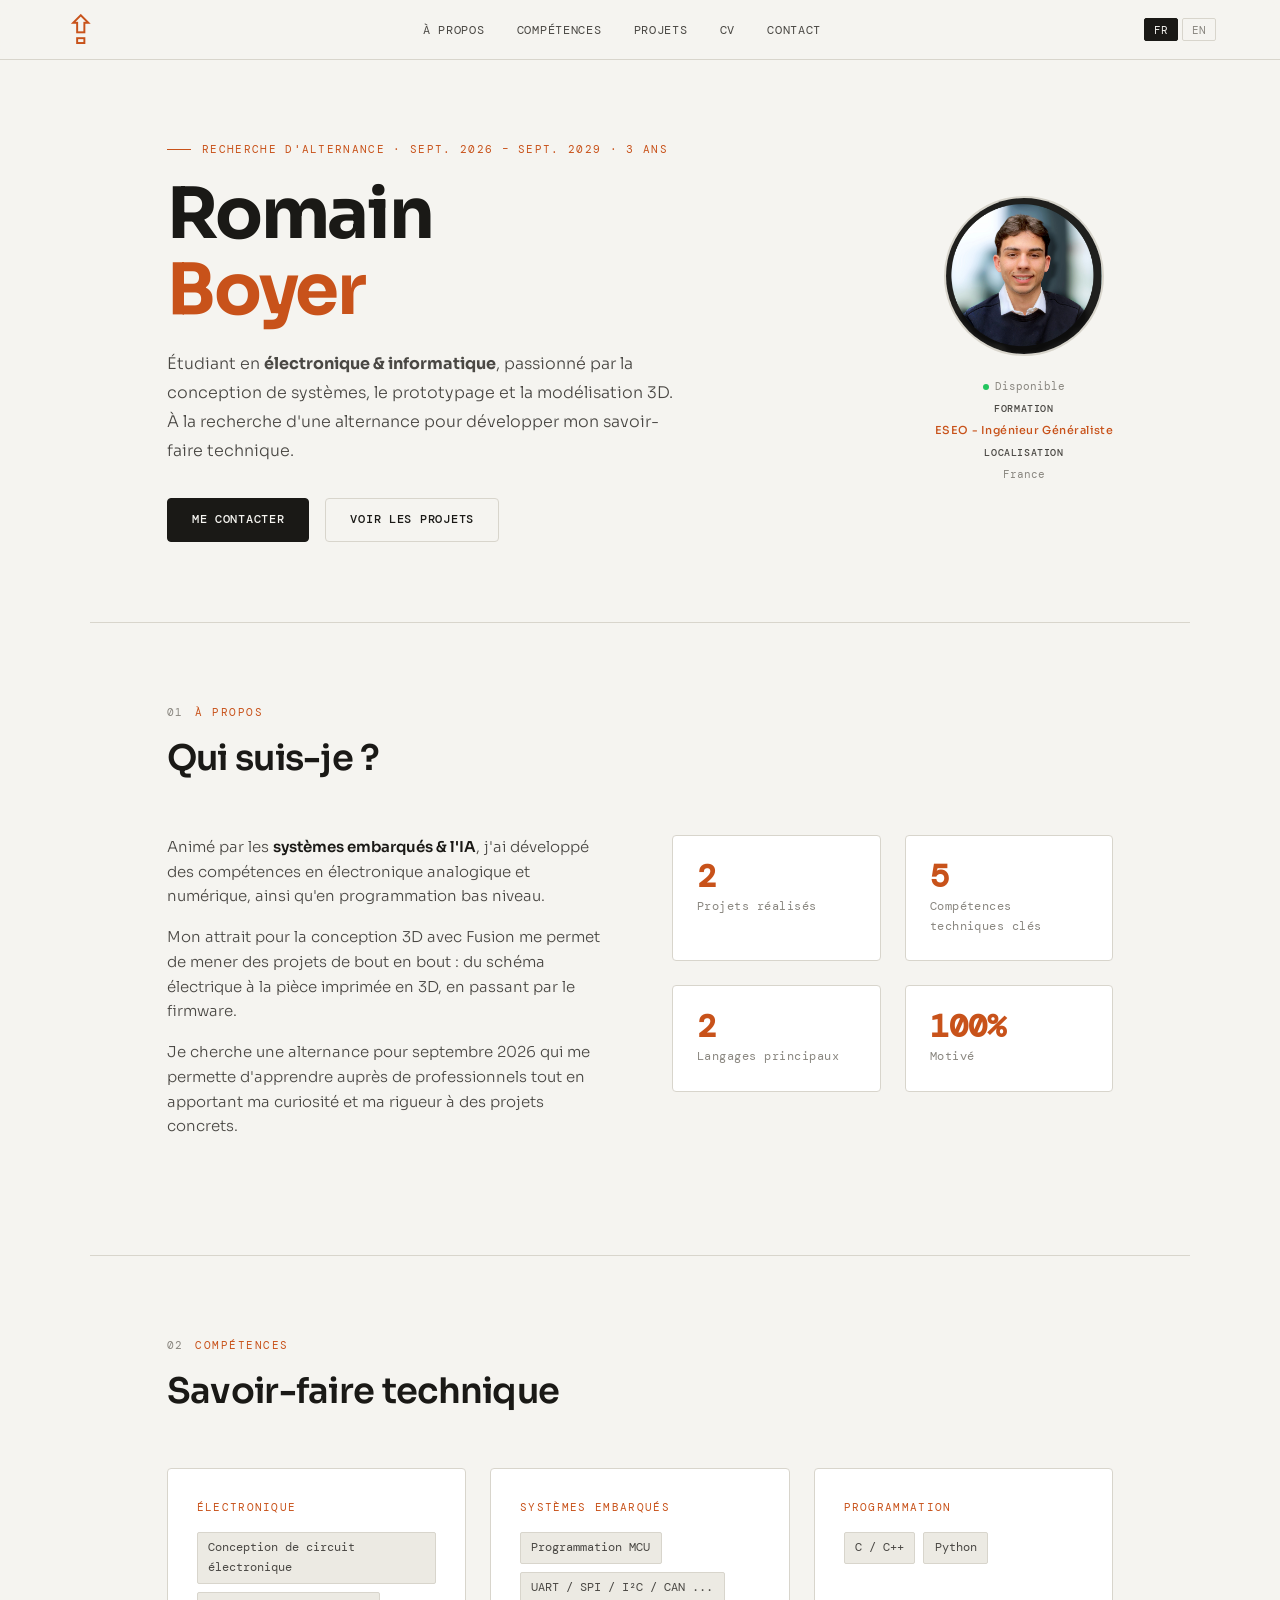
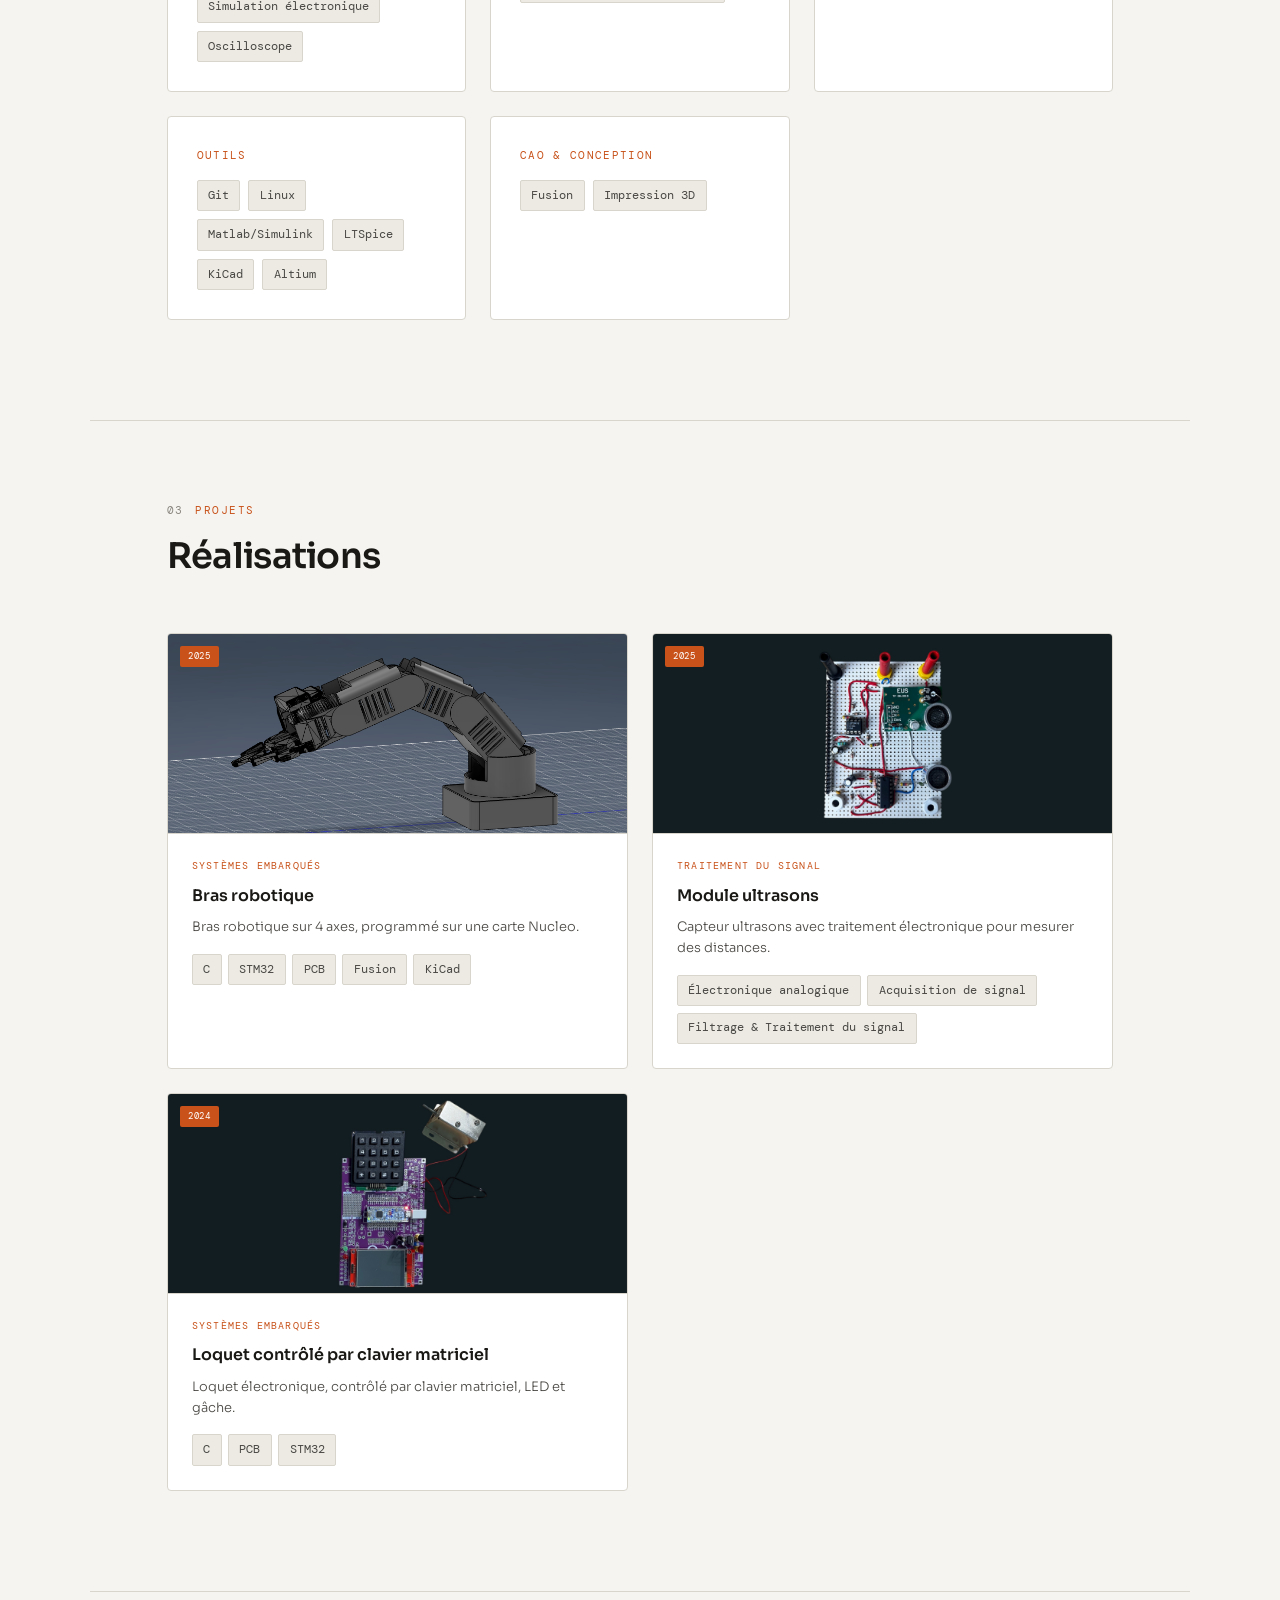
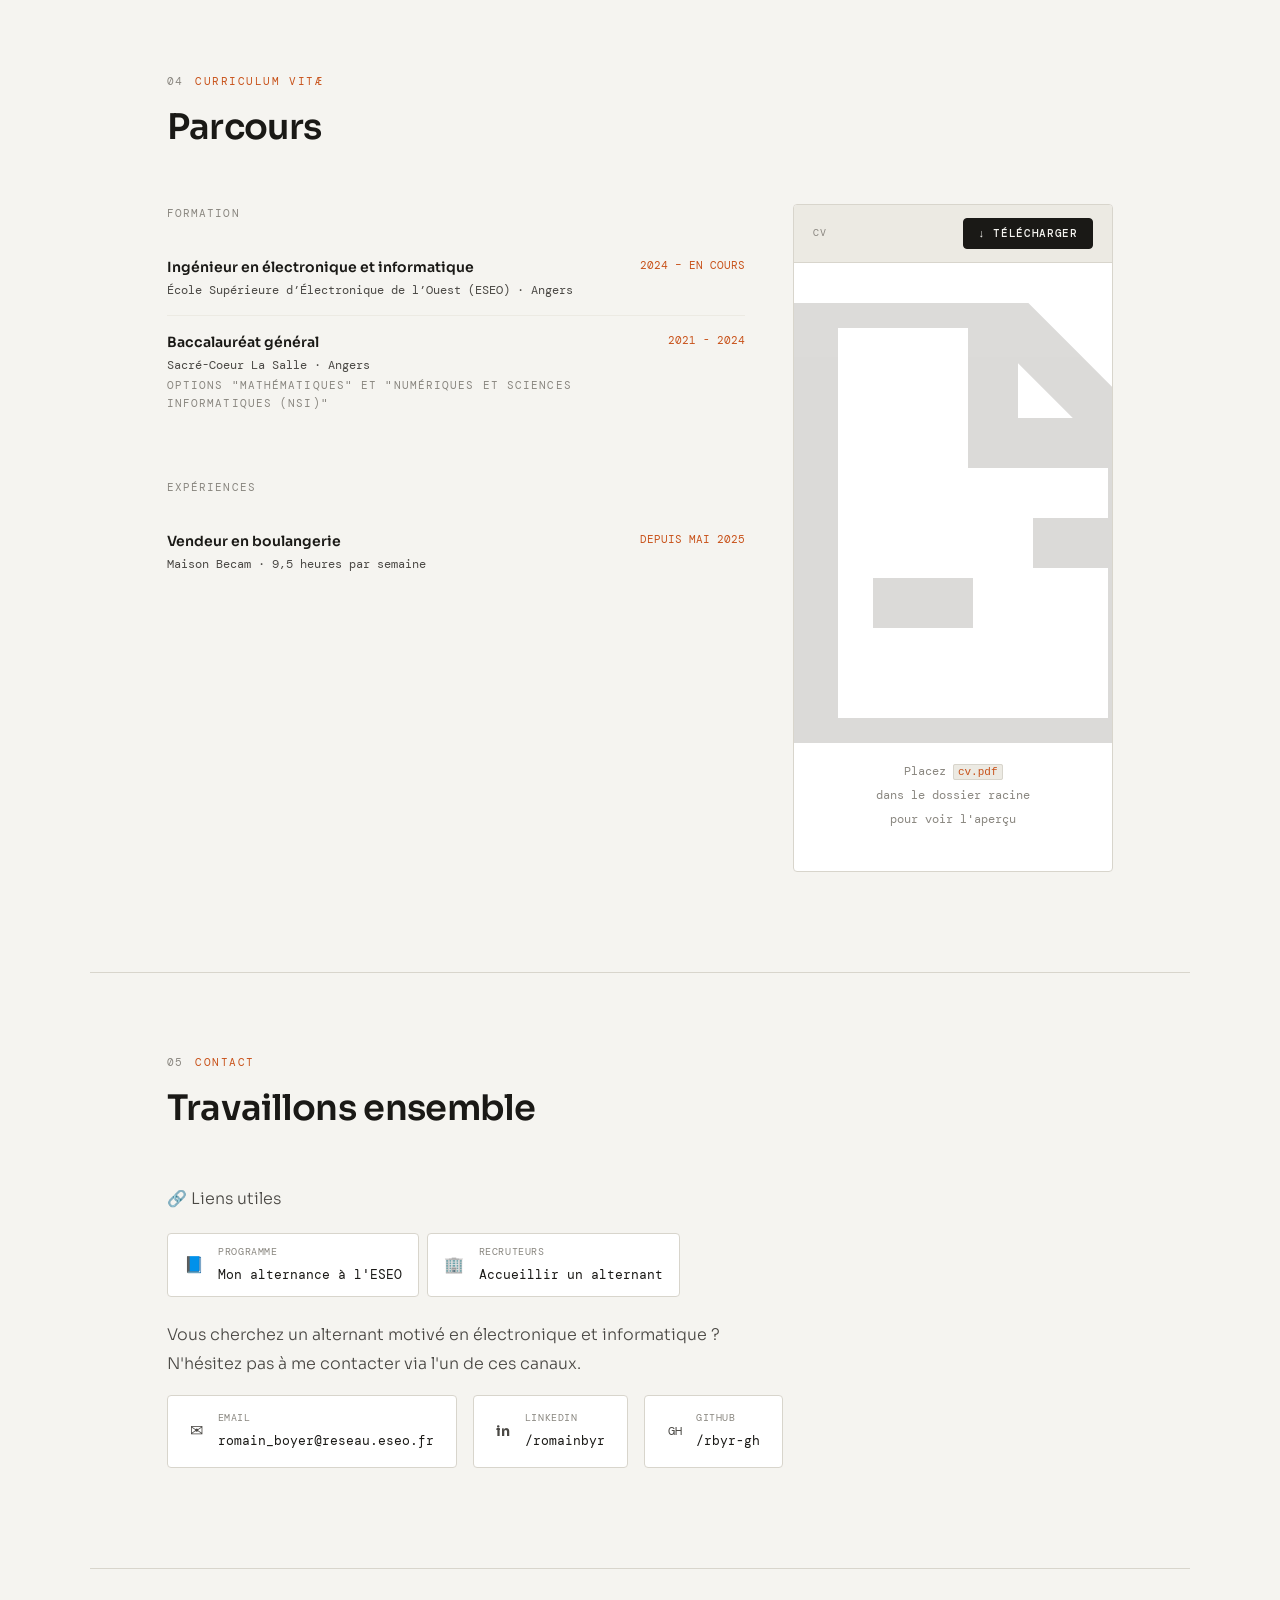
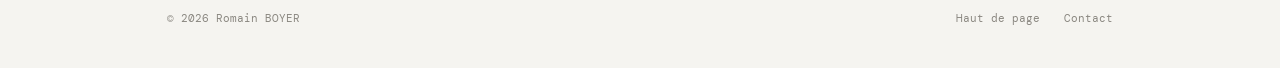
<file: index.html>
<!DOCTYPE html>
<html lang="fr" data-lang="fr">
<head>
  <script>
  document.addEventListener('contextmenu', event => event.preventDefault());
  </script>
  <meta charset="UTF-8" />
  <meta name="viewport" content="width=device-width, initial-scale=1.0"/>
  <title>Portfolio — BOYER Romain</title>
  <link rel="preconnect" href="https://fonts.googleapis.com">
  <link rel="preconnect" href="https://fonts.gstatic.com" crossorigin>
  <link href="https://fonts.googleapis.com/css2?family=DM+Mono:ital,wght@0,300;0,400;0,500;1,300&family=Sora:wght@200;300;400;600;700&display=swap" rel="stylesheet">
  <link rel="stylesheet" href="shared.css">
  <style>
    section { padding: 100px max(2rem, 6vw); max-width: 1100px; margin: 0 auto; }
    section + section { padding-top: 80px; }

    /* ══ LANGUE ══ */
    .lang-switch { display: flex; align-items: center; gap: 0.3rem; }
    .lang-btn {
      background: none; border: 1px solid var(--border); border-radius: 2px;
      padding: 0.2rem 0.55rem; font-family: var(--mono); font-size: 11px;
      color: var(--ink3); cursor: pointer; transition: all var(--transition);
    }
    .lang-btn.active { background: var(--ink); color: var(--bg); border-color: var(--ink); }
    .lang-btn:hover:not(.active) { border-color: var(--ink2); color: var(--ink2); }
    [data-lang="fr"] [data-en] { display: none !important; }
    [data-lang="en"] [data-fr] { display: none !important; }

    /* ══ HERO ══ */
    #hero {
      padding-top: 140px; padding-bottom: 80px;
      display: grid; grid-template-columns: 1fr auto;
      gap: 3rem; align-items: center;
      border-bottom: 1px solid var(--border);
    }
    .hero-tag {
      font-family: var(--mono); font-size: 11px; font-weight: 400;
      letter-spacing: 0.12em; text-transform: uppercase;
      color: var(--accent); margin-bottom: 1.2rem;
      display: flex; align-items: center; gap: 0.7rem;
    }
    .hero-tag::before { content:''; display: inline-block; width: 24px; height: 1px; background: var(--accent); }
    h1 { font-size: clamp(2.6rem, 5.5vw, 4.8rem); font-weight: 700; line-height: 1.07; letter-spacing: -0.03em; }
    h1 span { color: var(--accent); }
    .hero-sub { margin-top: 1.4rem; font-size: 1rem; font-weight: 300; color: var(--ink2); max-width: 520px; line-height: 1.8; }
    .hero-cta { margin-top: 2rem; display: flex; gap: 1rem; flex-wrap: wrap; }
    .hero-aside { display: flex; flex-direction: column; align-items: center; gap: 1.2rem; }
    .status-dot { display: inline-block; width: 6px; height: 6px; border-radius: 50%; background: #22c55e; margin-right: 6px; animation: pulse 2s infinite; }
    @keyframes pulse { 0%,100%{opacity:1;}50%{opacity:0.4;} }

    /* Photo */
    .avatar-wrap {
      width: 160px; height: 160px; border-radius: 50%;
      border: 2px solid var(--border); overflow: hidden;
      background: var(--bg2); display: flex; align-items: center; justify-content: center; flex-shrink: 0;
    }
    .avatar-wrap img { width: 100%; height: 100%; object-fit: cover; display: block; }
    .avatar-placeholder { font-family: var(--mono); font-size: 10px; color: var(--ink3); text-align: center; padding: 1rem; line-height: 1.8; }
    .hero-infos { font-family: var(--mono); font-size: 11px; color: var(--ink3); line-height: 2.1; text-align: center; }
    .hero-infos strong { display: block; color: var(--ink2); font-weight: 500; font-size: 10px; letter-spacing: 0.06em; text-transform: uppercase; }

    /* ══ SECTION TITLES ══ */
    .section-label { font-family: var(--mono); font-size: 11px; letter-spacing: 0.14em; text-transform: uppercase; color: var(--accent); margin-bottom: 0.5rem; display: flex; align-items: center; gap: 0.7rem; }
    .section-label::before { content: attr(data-num); color: var(--ink3); }
    h2 { font-size: clamp(1.6rem, 3vw, 2.2rem); font-weight: 600; letter-spacing: -0.02em; margin-bottom: 3rem; }

    /* ══ À PROPOS ══ */
    #apropos { border-bottom: 1px solid var(--border); }
    .about-grid { display: grid; grid-template-columns: 1fr 1fr; gap: 4rem; align-items: start; }
    .about-text p { color: var(--ink2); margin-bottom: 1rem; font-weight: 300; }
    .about-text p strong { color: var(--ink); font-weight: 600; }
    .about-stats { display: grid; grid-template-columns: 1fr 1fr; gap: 1.5rem; }
    .stat-box { padding: 1.5rem; background: var(--surface); border: 1px solid var(--border); border-radius: var(--radius); }
    .stat-box .num { font-size: 2rem; font-weight: 700; font-family: var(--mono); color: var(--accent); line-height: 1; }
    .stat-box .label { font-size: 12px; font-family: var(--mono); color: var(--ink3); margin-top: 0.3rem; letter-spacing: 0.04em; }

    /* ══ COMPÉTENCES ══ */
    #competences { border-bottom: 1px solid var(--border); }
    .skills-grid { display: grid; grid-template-columns: repeat(auto-fit, minmax(240px, 1fr)); gap: 1.5rem; }
    .skill-cat { padding: 1.8rem; background: var(--surface); border: 1px solid var(--border); border-radius: var(--radius); transition: border-color var(--transition), transform var(--transition); }
    .skill-cat:hover { border-color: var(--ink); transform: translateY(-2px); }
    .skill-cat-title { font-family: var(--mono); font-size: 11px; letter-spacing: 0.12em; text-transform: uppercase; color: var(--accent); margin-bottom: 1rem; }
    .skill-tags { display: flex; flex-wrap: wrap; gap: 0.5rem; }

    /* ══ PROJETS ══ */
    #projets { border-bottom: 1px solid var(--border); }
    .projects-grid { display: grid; grid-template-columns: repeat(auto-fill, minmax(300px, 1fr)); gap: 1.5rem; }
    .project-card {
      background: var(--surface); border: 1px solid var(--border); border-radius: var(--radius);
      overflow: hidden; text-decoration: none; color: inherit; display: block;
      transition: border-color var(--transition), transform var(--transition), box-shadow var(--transition);
    }
    .project-card:hover { border-color: var(--ink); transform: translateY(-4px); box-shadow: 0 12px 40px rgba(0,0,0,0.08); }
    .project-thumb {
      height: 200px; background: var(--bg2);
      display: flex; align-items: center; justify-content: center;
      border-bottom: 1px solid var(--border); position: relative; overflow: hidden;
    }
    .project-thumb img { position: absolute; inset: 0; width: 100%; height: 100%; object-fit: cover; transition: transform 0.5s ease; display: block; }
    .project-card:hover .project-thumb img { transform: scale(1.05); }
    .project-thumb canvas { position: absolute; inset: 0; }
    .project-thumb-overlay { position: absolute; inset: 0; z-index: 2; background: linear-gradient(to top, rgba(26,25,22,0.45) 0%, transparent 55%); opacity: 0; transition: opacity var(--transition); }
    .project-card:hover .project-thumb-overlay { opacity: 1; }
    .thumb-label { position: relative; z-index: 3; background: rgba(245,244,240,0.88); padding: 4px 12px; border-radius: 2px; font-size: 10px; font-family: var(--mono); backdrop-filter: blur(4px); color: var(--ink3); }
    .project-thumb:has(img) .thumb-label { display: none; }
    .thumb-arrow { position: absolute; bottom: 12px; right: 14px; z-index: 4; width: 32px; height: 32px; background: var(--ink); border-radius: 50%; display: flex; align-items: center; justify-content: center; color: var(--bg); font-size: 14px; opacity: 0; transform: translateY(4px); transition: opacity var(--transition), transform var(--transition); }
    .project-card:hover .thumb-arrow { opacity: 1; transform: translateY(0); }
    .project-body { padding: 1.5rem; }
    .project-type { font-family: var(--mono); font-size: 10px; letter-spacing: 0.12em; text-transform: uppercase; color: var(--accent); margin-bottom: 0.5rem; }
    .project-title { font-size: 1rem; font-weight: 600; margin-bottom: 0.5rem; }
    .project-desc { font-size: 13px; color: var(--ink2); font-weight: 300; line-height: 1.6; margin-bottom: 1rem; }
    .project-tags { display: flex; flex-wrap: wrap; gap: 0.4rem; }
    .project-has3d { position: absolute; top: 12px; left: 12px; z-index: 4; font-family: var(--mono); font-size: 9px; letter-spacing: 0.08em; background: var(--accent); color: #fff; padding: 3px 8px; border-radius: 2px; text-transform: uppercase; }

    /* ══ CV ══ */
    #cv { border-bottom: 1px solid var(--border); }
    .cv-layout { display: grid; grid-template-columns: 1fr 320px; gap: 3rem; align-items: start; }
    .cv-group + .cv-group { margin-top: 2rem; }
    .cv-group-label { font-family: var(--mono); font-size: 11px; letter-spacing: 0.1em; color: var(--ink3); text-transform: uppercase; margin-bottom: 1.2rem; }
    .cv-line { display: flex; justify-content: space-between; align-items: flex-start; padding: 0.9rem 0; border-bottom: 1px solid var(--bg2); }
    .cv-line:last-child { border-bottom: none; }
    .cv-line-title { font-weight: 600; font-size: 14px; margin-bottom: 0.15rem; }
    .cv-line-sub { font-size: 12px; color: var(--ink2); font-family: var(--mono); }
    .cv-line-date { font-family: var(--mono); font-size: 11px; color: var(--accent); white-space: nowrap; margin-left: 1rem; flex-shrink: 0; }
    /* PDF card */
    .cv-pdf-card { background: var(--surface); border: 1px solid var(--border); border-radius: var(--radius); overflow: hidden; }
    .cv-pdf-header { display: flex; justify-content: space-between; align-items: center; padding: 0.8rem 1.2rem; border-bottom: 1px solid var(--border); background: var(--bg2); }
    .cv-pdf-label { font-family: var(--mono); font-size: 10px; letter-spacing: 0.1em; text-transform: uppercase; color: var(--ink3); }
    .cv-pdf-preview { min-height: 360px; display: flex; align-items: center; justify-content: center; }
    .cv-pdf-preview iframe { width: 100%; height: 400px; border: none; display: block; }
    .cv-pdf-placeholder { text-align: center; font-family: var(--mono); font-size: 12px; color: var(--ink3); padding: 2.5rem 1.5rem; line-height: 2; }
    .cv-pdf-placeholder svg { display: block; margin: 0 auto 1rem; opacity: 0.3; }
    .cv-pdf-placeholder code { background: var(--bg2); border: 1px solid var(--border); padding: 0.1em 0.4em; border-radius: 2px; color: var(--accent); font-size: 11px; }

    /* ══ CONTACT ══ */
    #contact { }
    .contact-intro { font-size: 1rem; font-weight: 300; color: var(--ink2); max-width: 600px; line-height: 1.8; margin-bottom: 1rem; }
    .contact-links-row { display: flex; flex-wrap: wrap; gap: 1rem; }
    .contact-link-card { display: flex; align-items: center; gap: 0.9rem; padding: 0.9rem 1.4rem; background: var(--surface); border: 1px solid var(--border); border-radius: var(--radius); text-decoration: none; color: var(--ink2); font-family: var(--mono); transition: all var(--transition); }
    .contact-link-card:hover { border-color: var(--ink); color: var(--ink); transform: translateY(-2px); box-shadow: 0 4px 16px rgba(0,0,0,0.06); }
    .contact-link-card .icon { font-size: 16px; }
    .contact-link-card .lbl { font-size: 10px; display: block; color: var(--ink3); margin-bottom: 0.1rem; letter-spacing: 0.06em; text-transform: uppercase; }
    .contact-link-card .val { font-size: 13px; color: var(--ink); }

    /* ══ ANIMATIONS AU DÉFILEMENT ══ */
    .anim         { opacity:0; transform:translateY(32px);  transition:opacity .65s cubic-bezier(.4,0,.2,1), transform .65s cubic-bezier(.4,0,.2,1); }
    .anim-left    { opacity:0; transform:translateX(-44px); transition:opacity .65s cubic-bezier(.4,0,.2,1), transform .65s cubic-bezier(.4,0,.2,1); }
    .anim-right   { opacity:0; transform:translateX(44px);  transition:opacity .65s cubic-bezier(.4,0,.2,1), transform .65s cubic-bezier(.4,0,.2,1); }
    .anim-scale   { opacity:0; transform:scale(0.9);        transition:opacity .6s  cubic-bezier(.4,0,.2,1), transform .6s  cubic-bezier(.4,0,.2,1); }
    .anim.visible, .anim-left.visible, .anim-right.visible, .anim-scale.visible { opacity:1; transform:none; }
    .anim-d1 { transition-delay:.07s; }
    .anim-d2 { transition-delay:.14s; }
    .anim-d3 { transition-delay:.21s; }
    .anim-d4 { transition-delay:.28s; }

    /* ══ RESPONSIVE ══ */
    @media (max-width:900px) {
      #hero { grid-template-columns:1fr; }
      .hero-aside { flex-direction:row; justify-content:flex-start; }
      .hero-infos { text-align:left; }
      .about-grid, .cv-layout { grid-template-columns:1fr; gap:2rem; }
    }
    @media (max-width:600px) { .avatar-wrap { width:110px; height:110px; } }
  </style>
</head>
<body>



  <!-- ══ NAV ══ -->
  <nav>
    <a class="nav-logo" href="#hero">⇪</a>
    <ul class="nav-links">
      <li><a href="#apropos"><span data-fr>À propos</span><span data-en>About</span></a></li>
      <li><a href="#competences"><span data-fr>Compétences</span><span data-en>Skills</span></a></li>
      <li><a href="#projets"><span data-fr>Projets</span><span data-en>Projects</span></a></li>
      <li><a href="#cv">CV</a></li>
      <li><a href="#contact">Contact</a></li>
    </ul>
    <div class="lang-switch">
      <button class="lang-btn active" onclick="setLang('fr',this)">FR</button>
      <button class="lang-btn" onclick="setLang('en',this)">EN</button>
    </div>
  </nav>

  <!-- ══ HERO ══ -->
  <section id="hero">
    <div>
      <div class="hero-tag">
        <span data-fr>Recherche d'alternance · Sept. 2026 – Sept. 2029 · 3 ans</span>
        <span data-en>Looking for apprenticeship · Sept. 2026 - Sept 2029 · 3 years</span>
      </div>
      <!-- ✏️ PRÉNOM NOM -->
      <h1>Romain<br><span>Boyer</span></h1>
      <p class="hero-sub">
        <span data-fr>Étudiant en <strong>électronique &amp; informatique</strong>, passionné par la conception de systèmes, le prototypage et la modélisation 3D. À la recherche d'une alternance pour développer mon savoir-faire technique.</span>
        <span data-en>Student in <strong>electronics &amp; embedded systems</strong>, passionate about system design, prototyping and 3D modelling. Seeking an apprenticeship to grow my technical expertise.</span>
      </p>

      <div class="hero-cta">
        <a href="#contact" class="btn btn-primary"><span data-fr>Me contacter</span><span data-en>Contact me</span></a>
        <a href="#projets" class="btn btn-ghost"><span data-fr>Voir les projets</span><span data-en>See projects</span></a>
      </div>
    </div>

    <div class="hero-aside">
      <div class="avatar-wrap">
        <img src="photo1.jpg" alt="Photo de profil">
      </div>
      <div class="hero-infos">
        <span class="status-dot"></span><span data-fr>Disponible</span><span data-en>Available</span><br>
        <strong data-fr>Formation</strong><strong data-en>Education</strong>
        <a href="https://www.eseo.fr/ecole/ecole-ingenieurs-generalistes/" target="_blank" class="eseo-title">
        <span data-fr>ESEO - Ingénieur Généraliste</span><span data-en>ESEO - Generalist Engineer</span> <br></a>
        <!-- ✏️ VILLE -->
        <strong data-fr>Localisation</strong><strong data-en>Location</strong>
        France<br>
      </div>
    </div>
  </section>

  <!-- ══ À PROPOS ══ -->
  <section id="apropos">
    <div class="section-label anim" data-num="01"><span data-fr>À propos</span><span data-en>About</span></div>
    <h2 class="anim anim-d1"><span data-fr>Qui suis-je ?</span><span data-en>Who am I?</span></h2>
    <div class="about-grid">
      <div class="about-text anim anim-left">
        <p data-fr>Animé par les <strong>systèmes embarqués & l'IA</strong>, j'ai développé des compétences  en électronique analogique et numérique, ainsi qu'en programmation bas niveau.</p>
        <p data-fr>Mon attrait pour la conception 3D avec Fusion me permet de mener des projets de bout en bout : du schéma électrique à la pièce imprimée en 3D, en passant par le firmware.</p>
        <p data-fr>Je cherche une alternance pour septembre 2026 qui me permette d'apprendre auprès de professionnels tout en apportant ma curiosité et ma rigueur à des projets concrets.</p>
        <p data-en>Passionate about <strong>embedded systems & AI</strong>, I am building solid skills in analog and digital electronics, as well as low-level programming.</p>
        <p data-en>My interest in 3D design with Fusion  lets me carry projects from end to end: from electrical schematics to 3D-printed parts and firmware.</p>
        <p data-en>I am looking for an apprenticeship to learn from experienced professionals while contributing my curiosity and rigour to real projects.</p>
      </div>
      <div class="about-stats">
        <div class="stat-box anim anim-scale anim-d1"><div class="num">2</div><div class="label"><span data-fr>Projets réalisés</span><span data-en>Projects done</span></div></div>
        <div class="stat-box anim anim-scale anim-d3"><div class="num">5</div><div class="label"><span data-fr>Compétences techniques clés</span><span data-en>Key technical skills</span></div></div>
        <div class="stat-box anim anim-scale anim-d2"><div class="num">2</div><div class="label"><span data-fr>Langages principaux</span><span data-en>Main languages</span></div></div>
        <div class="stat-box anim anim-scale anim-d4"><div class="num">100%</div><div class="label"><span data-fr>Motivé</span><span data-en>Motivated</span></div></div>
      </div>
    </div>
  </section>

  <!-- ══ COMPÉTENCES ══ -->
  <section id="competences">
    <div class="section-label anim" data-num="02"><span data-fr>Compétences</span><span data-en>Skills</span></div>
    <h2 class="anim anim-d1"><span data-fr>Savoir-faire technique</span><span data-en>Technical expertise</span></h2>
    <div class="skills-grid">
      <div class="skill-cat anim anim-d1">
        <div class="skill-cat-title"><span data-fr>Électronique</span><span data-en>Electronics</span></div>
        <div class="skill-tags">
          <span class="tag" data-fr>Conception  de circuit électronique</span><span class="tag" data-en>Electronic circuit design</span>
          <span class="tag" data-fr>Simulation électronique</span><span class="tag" data-en>Electronic simulation</span>
          <span class="tag" data-fr>Oscilloscope</span><span class="tag" data-en>Oscilloscope</span>
        </div>
      </div>
      <div class="skill-cat anim anim-d3">
        <div class="skill-cat-title"><span data-fr>Systèmes embarqués</span><span data-en>Embedded systems</span></div>
        <div class="skill-tags">
          <span class="tag">Programmation MCU</span><span class="tag" data-en>MCU Programming</span>
          <span class="tag" data-fr>UART / SPI / I²C / CAN ...</span>
        </div>
      </div>
      <div class="skill-cat anim anim-d2">
        <div class="skill-cat-title"><span data-fr>Programmation</span><span data-en>Programming</span></div>
        <div class="skill-tags">
          <span class="tag">C / C++</span><span class="tag">Python</span>
        </div>
      </div>
      <div class="skill-cat anim anim-d4">
        <div class="skill-cat-title"><span data-fr>Outils</span><span data-en>Tools</span></div>
        <div class="skill-tags">
          <span class="tag">Git</span><span class="tag">Linux</span>
          <span class="tag">Matlab/Simulink</span><span class="tag">LTSpice</span>
          <span class="tag">KiCad</span><span class="tag">Altium</span>
        </div>
      </div>
      <div class="skill-cat anim anim-d3">
        <div class="skill-cat-title"><span data-fr>CAO & Conception</span><span data-en>CAD & Design</span></div>
        <div class="skill-tags">
          <span class="tag">Fusion</span>
          <span class="tag" data-fr>Impression 3D</span><span class="tag" data-en>3D Printing</span>
        </div>
      </div>
    </div>
  </section>

  <!-- ══ PROJETS ══ -->
  <section id="projets">
    <div class="section-label anim" data-num="03"><span data-fr>Projets</span><span data-en>Projects</span></div>
    <h2 class="anim anim-d1"><span data-fr>Réalisations</span><span data-en>Work</span></h2>
    <div class="projects-grid">

      <!-- Bras robotique -->
      <a class="project-card anim anim-d1" href="projets/projet-1/index.html">
        <div class="project-thumb" id="thumb1">
          <img src="images/brasrobotique.png" alt="Projet 2">
          <span class="project-has3d">2025</span>
        </div>
        <div class="project-body">
          <!-- ✏️ TYPE -->
          <div class="project-type"><span data-fr>Systèmes embarqués</span><span data-en>Embedded systems</span></div>
          <!-- ✏️ TITRE -->
          <div class="project-title"><span data-fr>Bras robotique</span><span data-en>Robotic arm</span></div>
          <!-- ✏️ DESCRIPTION -->
          <p class="project-desc"><span data-fr>Bras robotique sur 4 axes, programmé sur une carte Nucleo.</span><span data-en>4-axis robotic arm, programmed on a Nucleo board.</span></p>
          <div class="project-tags"><span class="tag">C</span><span class="tag">STM32</span><span class="tag">PCB</span><span class="tag">Fusion</span><span class="tag">KiCad</span></div>
        </div>
      </a>

      <!-- Capteur ultrason -->
      <a class="project-card anim anim-d2" href="projets/projet-3/index.html">
        <div class="project-thumb" id="thumb2">
          <img src="images/cablage2.jpg" alt="Projet 2">
          <span class="project-has3d">2025</span>
        </div>
        <div class="project-body">
          <div class="project-type"><span data-fr>Traitement du signal</span><span data-en>Signal processing</span></div>
          <div class="project-title"><span data-fr>Module ultrasons</span><span data-en>Ultrasound module</span></div>
          <p class="project-desc"><span data-fr>Capteur ultrasons avec traitement électronique pour mesurer des distances.</span><span data-en>Ultrasound sensor with electronic signal processing to measure distances</span></p>
          <div class="project-tags"><span class="tag" data-fr>Électronique analogique</span><span class="tag" data-en>Analog electronics</span><span class="tag" data-fr>Acquisition de signal</span><span class="tag" data-en>Signal Acquisition</span><span class="tag" data-fr>Filtrage & Traitement du signal</span><span class="tag" data-en>Signal Filtering & Processing</span></div>
        </div>
      </a>

      <!-- Loquet -->
      <a class="project-card anim anim-d2" href="projets/projet-2/index.html">
        <div class="project-thumb" id="thumb2">
          <img src="images/cablage.jpg" alt="Projet 2">
          <span class="project-has3d">2024</span>
        </div>
        <div class="project-body">
          <div class="project-type"><span data-fr>Systèmes embarqués</span><span data-en>Embedded systems</span></div>
          <div class="project-title"><span data-fr>Loquet contrôlé par clavier matriciel</span><span data-en>Latch controlled by matrix keypad</span></div>
          <p class="project-desc"><span data-fr>Loquet électronique, contrôlé par clavier matriciel, LED et gâche. </span><span data-en>Electronic latch, controlled via matrix keypad, LEDs, and electric strike.</span></p>
          <div class="project-tags"><span class="tag">C</span><span class="tag">PCB</span><span class="tag">STM32</span></div>
        </div>
      </a>

    </div>
  </section>

  <!-- ══ CV ══ -->
  <section id="cv">
    <div class="section-label anim" data-num="04">Curriculum Vitæ</div>
    <h2 class="anim anim-d1"><span data-fr>Parcours</span><span data-en>Background</span></h2>
    <div class="cv-layout">

      <div class="anim anim-left">
        <div class="cv-group">
          <div class="cv-group-label"><span data-fr>Formation</span><span data-en>Education</span></div>
          <!-- ✏️ FORMATIONS -->
          <div class="cv-line">
            <div>
              <div class="cv-line-title"><span data-fr>Ingénieur en électronique et informatique </span><span data-en>Electronics and Computer Engineer</span></div>
              <div class="cv-line-sub"><span data-fr>École Supérieure d’Électronique de l’Ouest (ESEO) · Angers</span><span data-en>ESEO · Angers, France</span></div>
            </div>
            <div class="cv-line-date">2024 – EN COURS</div>
          </div>
          <div class="cv-line">
            <div>
              <div class="cv-line-title"><span data-fr>Baccalauréat général </span><span data-en>General Baccalaureate</span></div>
              <div class="cv-line-sub"><span data-fr>Sacré-Coeur La Salle · Angers</span><span data-en>Sacré-Coeur La Salle · Angers, France</span></div>
              <div class="cv-group-label"><span data-fr>Options "Mathématiques" et "Numériques et Sciences Informatiques (NSI)"</span><span data-en>Option "Mathematics" and "Digital Technology and Computer Science"</span></div>
            </div>
            <div class="cv-line-date">2021 - 2024</div>
          </div>
        </div>
        <div class="cv-group">
          <div class="cv-group-label"><span data-fr>Expériences</span><span data-en>Experience</span></div>
          <!-- ✏️ EXPÉRIENCES -->
          <div class="cv-line">
            <div>
              <div class="cv-line-title"><span data-fr>Vendeur en boulangerie</span><span data-en>Bakery salesman</span></div>
              <div class="cv-line-sub"><span data-fr>Maison Becam · 9,5 heures par semaine</span><span data-en>Maison Becam · 9.5 hours per week</span></div>
            </div>
            <div class="cv-line-date">DEPUIS MAI 2025</div>
          </div>
        </div>
      </div>

      <!-- Aperçu PDF -->
      <div class="cv-pdf-card anim anim-right">
        <div class="cv-pdf-header">
          <span class="cv-pdf-label">CV</span>
          <a href="cv_boyer_romain.pdf" download class="btn btn-primary" style="font-size:11px;padding:.35rem .9rem;">
            ↓ <span data-fr>Télécharger</span><span data-en>Download</span>
          </a>
        </div>
        <div class="cv-pdf-preview" id="cvPreviewWrap">
          <iframe
            id="cvIframe"
            src="cv_boyer_romain.pdf#toolbar=0&navpanes=0&scrollbar=0&zoom=50"
            title="Aperçu CV"
            style="display:none; width:300%; height:440px; border:none;"
            onload="this.style.display='block'; document.getElementById('cvPlaceholder').style.display='none';">
          </iframe>
          <div class="cv-pdf-placeholder" id="cvPlaceholder">
            <svg width="360" height="440" viewBox="0 0 36 44" fill="none" stroke="currentColor" stroke-width="5">
              <path d="M4 0h18l14 14v30H4V0z"/><path d="M22 0v14h14"/>
              <line x1="100" y1="24" x2="26" y2="24"/><line x1="10" y1="30" x2="20" y2="30"/>
            </svg>
            <span data-fr>Placez <code>cv.pdf</code><br>dans le dossier racine<br>pour voir l'aperçu</span>
            <span data-en>Place <code>cv.pdf</code><br>in the root folder<br>to see the preview</span>
          </div>
        </div>
      </div>

    </div>
  </section>

  <!-- ══ CONTACT ══ -->
  <section id="contact">
    <div class="section-label anim" data-num="05">Contact</div>
    <h2 class="anim anim-d1"><span data-fr>Travaillons ensemble</span><span data-en>Let's work together</span></h2>
    <!-- ══ LIENS ALTERNANCE ══ -->
    <p class="contact-intro anim">
      <span data-fr>🔗 Liens utiles</span>
      <span data-en>🔗 Useful links</span>
    </p>
    <div class="hero-alt-links" style="margin-top:1.2rem; margin-bottom:1.5rem; display:flex; flex-wrap:wrap; gap:0.5rem;">
      <a href="https://www.eseo.fr/formations/cycle-ingenieur-eseo-statut-apprenti/" 
        target="_blank" class="contact-link-card" style="padding:0.6rem 1rem;">
        <span class="icon" style="font-size:16px;">📘</span>
        <span>
          <span class="lbl"><span data-fr>Programme</span><span data-en>Program</span></span>
          <span class="val"><span data-fr>Mon alternance à l'ESEO</span><span data-en>My apprenticeship at ESEO</span></span>
        </span>
      </a>
      <a href="https://eseo.fr/wp-content/uploads/2024/06/recruter-un-alternant-eseo.pdf" 
        target="_blank" class="contact-link-card" style="padding:0.6rem 1rem;">
        <span class="icon" style="font-size:16px;">🏢</span>
        <span>
          <span class="lbl"><span data-fr>Recruteurs</span><span data-en>Employers</span></span>
          <span class="val"><span data-fr>Accueillir un alternant</span><span data-en>Host an apprentice</span></span>
        </span>
      </a>
    </div>
    <p class="contact-intro anim">
      <span data-fr>Vous cherchez un alternant motivé en électronique et informatique ? N'hésitez pas à me contacter via l'un de ces canaux.</span>
      <span data-en>Looking for a motivated apprentice in electronics and computer science? Feel free to reach out through any of the channels below.</span>
    </p>
    <div class="contact-links-row anim anim-d1">
      <!-- ✏️ EMAIL -->
      <a href="mailto:romain_boyer@reseau.eseo.fr" class="contact-link-card">
        <span class="icon">✉</span>
        <span><span class="lbl">Email</span><span class="val">romain_boyer@reseau.eseo.fr</span></span>
      </a>
      <!-- ✏️ LINKEDIN -->
      <a href="https://linkedin.com/in/romainbyr" target="_blank" class="contact-link-card">
        <span class="icon" style="font-family:var(--sans);font-weight:700;font-size:14px;">in</span>
        <span><span class="lbl">LinkedIn</span><span class="val">/romainbyr</span></span>
      </a>
      <!-- ✏️ GITHUB -->
      <a href="https://github.com/rbyr-gh" target="_blank" class="contact-link-card">
        <span class="icon" style="font-family:var(--mono);font-size:12px;">GH</span>
        <span><span class="lbl">GitHub</span><span class="val">/rbyr-gh</span></span>
      </a>
    </div>
  </section>

  <footer>
    <span class="footer-copy">© 2026 Romain BOYER</span>
    <div class="footer-links">
      <a href="#hero"><span data-fr>Haut de page</span><span data-en>Back to top</span></a>
      <a href="#contact">Contact</a>
    </div>
  </footer>

  <script>
    // ══ LANGUE ══
    function setLang(lang, btn) {
      document.documentElement.setAttribute('data-lang', lang);
      document.querySelectorAll('.lang-btn').forEach(b => b.classList.remove('active'));
      btn.classList.add('active');
      try { localStorage.setItem('portfolio-lang', lang); } catch(e) {}
    }
    try {
      const saved = localStorage.getItem('portfolio-lang');
      if (saved) {
        document.documentElement.setAttribute('data-lang', saved);
        document.querySelectorAll('.lang-btn').forEach(b =>
          b.classList.toggle('active', b.textContent.toLowerCase() === saved));
      }
    } catch(e) {}

    // ══ ANIMATIONS AU DÉFILEMENT ══
    const animEls = document.querySelectorAll('.anim, .anim-left, .anim-right, .anim-scale');
    const io = new IntersectionObserver(entries => {
      entries.forEach(e => {
        if (e.isIntersecting) { e.target.classList.add('visible'); io.unobserve(e.target); }
      });
    }, { threshold: 0.1, rootMargin: '0px 0px -30px 0px' });
    animEls.forEach(el => io.observe(el));

    // ══ CIRCUITS CANVAS (si pas d'image sur la carte projet) ══
    function drawCircuit(id, color) {
      const parent = document.getElementById(id);
      if (!parent || parent.querySelector('img')) return;
      const canvas = document.createElement('canvas');
      canvas.style.cssText = 'position:absolute;inset:0;width:100%;height:100%;opacity:0.15;z-index:1;';
      parent.appendChild(canvas);
      const ctx = canvas.getContext('2d');
      function resize() { canvas.width = parent.offsetWidth; canvas.height = parent.offsetHeight; draw(); }
      function draw() {
        const w = canvas.width, h = canvas.height;
        ctx.clearRect(0,0,w,h); ctx.lineWidth = 1;
        const step = 28;
        for (let x = 0; x < w; x += step) for (let y = 0; y < h; y += step) {
          if (Math.random() > 0.6) {
            ctx.strokeStyle = color; ctx.beginPath(); ctx.moveTo(x,y);
            const d = Math.random() > 0.5 ? [step,0] : [0,step];
            ctx.lineTo(x+d[0],y+d[1]); ctx.stroke();
          }
          if (Math.random() > 0.85) { ctx.fillStyle = color; ctx.beginPath(); ctx.arc(x,y,2,0,Math.PI*2); ctx.fill(); }
        }
      }
      resize(); window.addEventListener('resize', resize);
    }
    drawCircuit('thumb1','#2a52be');
    drawCircuit('thumb2','#c8521a');
    drawCircuit('thumb3','#1a1916');
  </script>
</body>
</html>
</file>
<file: shared.css>
/* ═══════════════════════════════════════
   SHARED STYLES — portfolio + projet pages
   ═══════════════════════════════════════ */

*, *::before, *::after { box-sizing: border-box; margin: 0; padding: 0; }

:root {
  --bg: #f5f4f0;
  --bg2: #eceae3;
  --surface: #ffffff;
  --ink: #1a1916;
  --ink2: #4a4844;
  --ink3: #8a8780;
  --accent: #c8521a;
  --accent2: #2a52be;
  --border: #d8d5cc;
  --mono: 'DM Mono', monospace;
  --sans: 'Sora', sans-serif;
  --radius: 4px;
  --transition: 0.22s cubic-bezier(0.4,0,0.2,1);
}

html { scroll-behavior: smooth; }

body {
  background: var(--bg);
  color: var(--ink);
  font-family: var(--sans);
  font-size: 15px;
  line-height: 1.65;
  overflow-x: hidden;
}

/* ── NAV ── */
nav {
  position: fixed; top: 0; left: 0; right: 0; z-index: 100;
  display: flex; align-items: center; justify-content: space-between;
  padding: 0 max(2rem, 5vw);
  height: 60px;
  background: rgba(245,244,240,0.88);
  backdrop-filter: blur(12px);
  border-bottom: 1px solid var(--border);
}
.nav-logo {
  font-family: var(--mono);
  font-size: 40px;
  font-weight: 500;
  color: var(--accent);
  letter-spacing: 0.05em;
  text-decoration: none;
}

.eseo-title {
  font-family: var(--sans);
  font-size: 11px;
  font-weight: 500;
  color: var(--accent);
  letter-spacing: 0.05em;
  text-decoration: none;

  position: relative; /* nécessaire pour ::after */
  --transition: 0.22s cubic-bezier(0.4,0,0.2,1);
  transition: color var(--transition);
}

.eseo-title::after {
  content: "";
  position: absolute;
  left: 0;
  bottom: -2px; /* distance sous le texte */
  width: 0;
  height: 1px; /* épaisseur de la barre */
  background-color: var(--accent);
  transition: width var(--transition);
}

.eseo-title:hover::after {
  width: 200%; /* la barre s'étend au survol */
}

.nav-links { display: flex; gap: 2rem; list-style: none; }
.nav-links a {
  font-family: var(--mono); font-size: 12px; font-weight: 400;
  color: var(--ink2); text-decoration: none;
  letter-spacing: 0.06em; text-transform: uppercase;
  transition: color var(--transition); position: relative;
}
.nav-links a::after {
  content:''; position: absolute; bottom: -2px; left: 0;
  width: 0; height: 1px; background: var(--accent);
  transition: width var(--transition);
}
.nav-links a:hover { color: var(--ink); }
.nav-links a:hover::after { width: 100%; }

/* ── BUTTONS ── */
.btn {
  display: inline-flex; align-items: center; gap: 0.5rem;
  padding: 0.7rem 1.5rem;
  font-family: var(--mono); font-size: 12px; font-weight: 500;
  letter-spacing: 0.06em; text-transform: uppercase;
  text-decoration: none; border-radius: var(--radius);
  transition: all var(--transition); cursor: pointer; border: 1px solid;
}
.btn-primary { background: var(--ink); color: var(--bg); border-color: var(--ink); }
.btn-primary:hover { background: var(--accent); border-color: var(--accent); }
.btn-ghost { background: transparent; color: var(--ink); border-color: var(--border); }
.btn-ghost:hover { border-color: var(--ink); background: var(--bg2); }

/* ── TAGS ── */
.tag {
  font-family: var(--mono); font-size: 12px;
  padding: 0.3rem 0.65rem;
  background: var(--bg2); border: 1px solid var(--border);
  border-radius: 2px; color: var(--ink2);
}

/* ── FADE-IN ── */
.fade-in {
  opacity: 0; transform: translateY(18px);
  transition: opacity 0.55s cubic-bezier(.4,0,.2,1), transform 0.55s cubic-bezier(.4,0,.2,1);
}
.fade-in.visible { opacity: 1; transform: translateY(0); }

/* ── FOOTER ── */
footer {
  max-width: 1100px; margin: 0 auto;
  padding: 2.5rem max(2rem, 6vw);
  display: flex; justify-content: space-between; align-items: center;
  border-top: 1px solid var(--border);
}
.footer-copy { font-family: var(--mono); font-size: 11px; color: var(--ink3); }
.footer-links { display: flex; gap: 1.5rem; }
.footer-links a {
  font-family: var(--mono); font-size: 11px; color: var(--ink3);
  text-decoration: none; transition: color var(--transition);
}
.footer-links a:hover { color: var(--ink); }

/* ── SPINNER ── */
.spinner {
  width: 14px; height: 14px;
  border: 2px solid rgba(200,82,26,0.3); border-top-color: var(--accent);
  border-radius: 50%; animation: spin 0.7s linear infinite;
}
@keyframes spin { to { transform: rotate(360deg); } }

/* ── RESPONSIVE ── */
@media (max-width: 768px) {
  .nav-links { display: none; }
}
</file>
